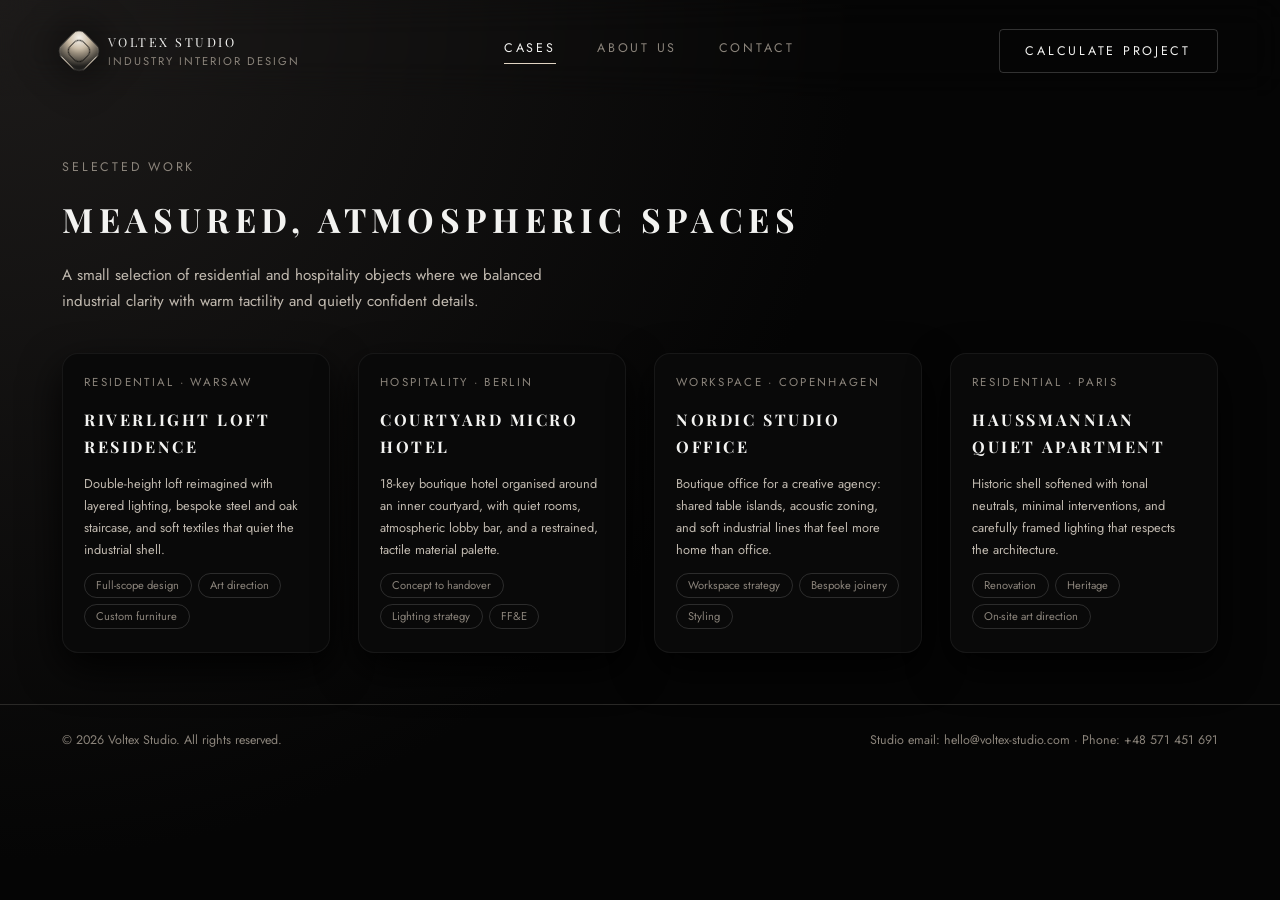
<file: cases.html>
<!DOCTYPE html>
<html lang="en">
  <head>
    <meta charset="UTF-8" />
    <title>Voltex Studio · Selected Cases</title>
    <meta name="viewport" content="width=device-width, initial-scale=1.0, viewport-fit=cover" />
    <link rel="stylesheet" href="styles.css" />
  </head>
  <body>
    <div class="shell" id="top">
      <a href="#main" class="visually-hidden">Skip to main content</a>

      <header class="site-header">
        <div class="page-width nav-inner">
          <a href="index.html#top" class="brand">
            <div class="brand-mark"></div>
            <div class="brand-text">
              <div class="brand-name">Voltex Studio</div>
              <div class="brand-tagline">Industry interior design</div>
            </div>
          </a>
          <nav class="nav-links" aria-label="Main navigation">
            <a href="cases.html" class="nav-link nav-link--active">Cases</a>
            <a href="studio.html" class="nav-link">About us</a>
            <a href="contact.html" class="nav-link">Contact</a>
          </nav>
          <div class="nav-right">
            <button
              type="button"
              class="nav-toggle"
              id="navToggle"
              aria-label="Toggle navigation"
              aria-expanded="false"
            >
              <span class="nav-toggle-bar"></span>
            </button>
            <button type="button" class="cta" id="calculateBtn">Calculate project</button>
          </div>
        </div>
      </header>

      <main id="main">
        <section class="section" id="cases">
          <div class="page-width">
            <header class="section-header reveal delay-1">
              <p class="section-kicker">Selected work</p>
              <h1 class="section-title">Measured, atmospheric spaces</h1>
              <p class="section-lead">
                A small selection of residential and hospitality objects where we balanced industrial clarity
                with warm tactility and quietly confident details.
              </p>
            </header>

            <div class="cases-grid reveal delay-2" data-cases-list></div>
          </div>
        </section>

        <section class="footer">
          <div class="page-width footer-inner">
            <span>© <span id="year"></span> Voltex Studio. All rights reserved.</span>
            <span>Studio email: hello@voltex-studio.com · Phone: +48 571 451 691</span>
          </div>
        </section>
      </main>
    </div>

    <script src="main.js"></script>
  </body>
</html>
</file>
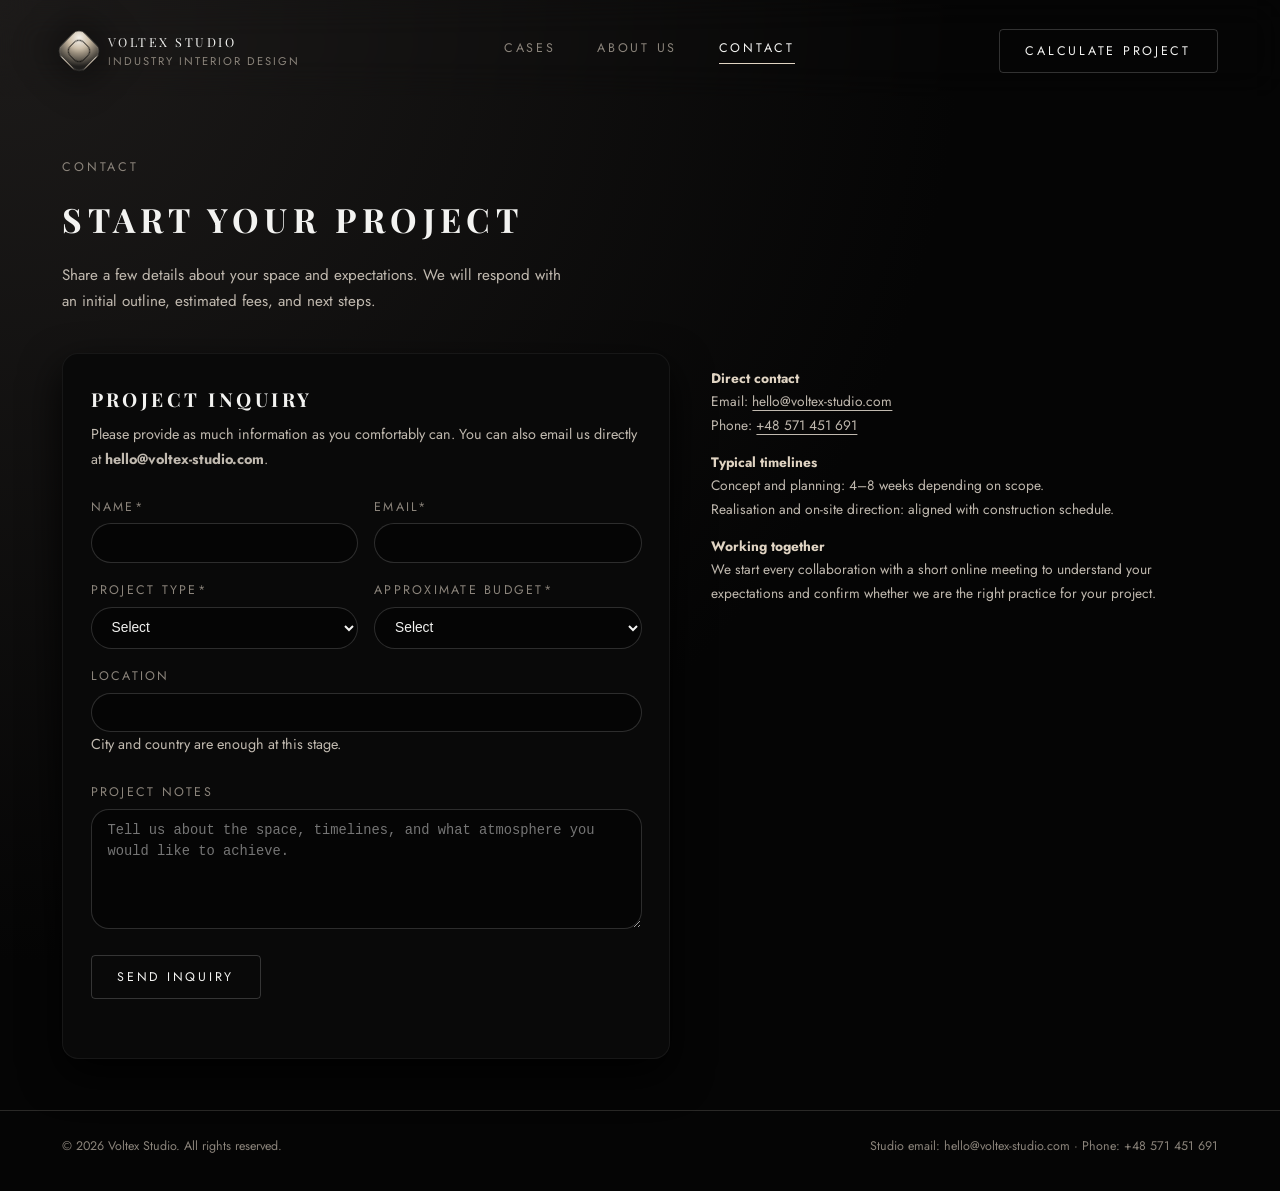
<file: contact.html>
<!DOCTYPE html>
<html lang="en">
  <head>
    <meta charset="UTF-8" />
    <title>Voltex Studio · Contact & Project Inquiry</title>
    <meta name="viewport" content="width=device-width, initial-scale=1.0, viewport-fit=cover" />
    <link rel="stylesheet" href="styles.css" />
  </head>
  <body>
    <div class="shell" id="top">
      <a href="#main" class="visually-hidden">Skip to main content</a>

      <header class="site-header">
        <div class="page-width nav-inner">
          <a href="index.html#top" class="brand">
            <div class="brand-mark"></div>
            <div class="brand-text">
              <div class="brand-name">Voltex Studio</div>
              <div class="brand-tagline">Industry interior design</div>
            </div>
          </a>
          <nav class="nav-links" aria-label="Main navigation">
            <a href="cases.html" class="nav-link">Cases</a>
            <a href="studio.html" class="nav-link">About us</a>
            <a href="contact.html" class="nav-link nav-link--active">Contact</a>
          </nav>
          <div class="nav-right">
            <button
              type="button"
              class="nav-toggle"
              id="navToggle"
              aria-label="Toggle navigation"
              aria-expanded="false"
            >
              <span class="nav-toggle-bar"></span>
            </button>
            <button type="button" class="cta" id="calculateBtn">Calculate project</button>
          </div>
        </div>
      </header>

      <main id="main">
        <section class="section" id="contact" data-contact-target>
          <div class="page-width">
            <header class="section-header reveal delay-1">
              <p class="section-kicker">Contact</p>
              <h1 class="section-title">Start your project</h1>
              <p class="section-lead">
                Share a few details about your space and expectations. We will respond with an initial
                outline, estimated fees, and next steps.
              </p>
            </header>

            <div class="contact-layout reveal delay-2">
              <form class="contact-panel" id="contactForm" autocomplete="on" novalidate>
                <h2>Project inquiry</h2>
                <p>
                  Please provide as much information as you comfortably can. You can also email us directly
                  at <strong>hello@voltex-studio.com</strong>.
                </p>

                <div class="contact-inline">
                  <div class="contact-field">
                    <label for="name" class="contact-label">Name*</label>
                    <input id="name" name="name" class="contact-input" type="text" autocomplete="name" />
                  </div>
                  <div class="contact-field">
                    <label for="email" class="contact-label">Email*</label>
                    <input id="email" name="email" class="contact-input" type="email" autocomplete="email" />
                  </div>
                </div>

                <div class="contact-inline">
                  <div class="contact-field">
                    <label for="project-type" class="contact-label">Project type*</label>
                    <select id="project-type" name="project-type" class="contact-select">
                      <option value="">Select</option>
                      <option value="residential">Residential</option>
                      <option value="hospitality">Hospitality</option>
                      <option value="workspace">Workspace</option>
                      <option value="other">Other / mixed</option>
                    </select>
                  </div>
                  <div class="contact-field">
                    <label for="budget" class="contact-label">Approximate budget*</label>
                    <select id="budget" name="budget" class="contact-select">
                      <option value="">Select</option>
                      <option value="80-150k">€80K – €150K</option>
                      <option value="150-300k">€150K – €300K</option>
                      <option value="300-500k">€300K – €500K</option>
                      <option value="500k-plus">€500K +</option>
                    </select>
                  </div>
                </div>

                <div class="contact-field">
                  <label for="location" class="contact-label">Location</label>
                  <input id="location" name="location" class="contact-input" type="text" />
                  <p class="contact-helper">City and country are enough at this stage.</p>
                </div>

                <div class="contact-field">
                  <label for="message" class="contact-label">Project notes</label>
                  <textarea
                    id="message"
                    name="message"
                    class="contact-textarea"
                    placeholder="Tell us about the space, timelines, and what atmosphere you would like to achieve."
                  ></textarea>
                </div>

                <button type="submit" class="cta">Send inquiry</button>
                <div class="contact-status" id="contactStatus" aria-live="polite"></div>
              </form>

              <div class="contact-meta">
                <p>
                  <strong>Direct contact</strong><br />
                  Email: <a href="mailto:hello@voltex-studio.com">hello@voltex-studio.com</a><br />
                  Phone: <a href="tel:+48571451691">+48 571 451 691</a>
                </p>
                <p>
                  <strong>Typical timelines</strong><br />
                  Concept and planning: 4–8 weeks depending on scope.<br />
                  Realisation and on‑site direction: aligned with construction schedule.
                </p>
                <p>
                  <strong>Working together</strong><br />
                  We start every collaboration with a short online meeting to understand your expectations
                  and confirm whether we are the right practice for your project.
                </p>
              </div>
            </div>
          </div>
        </section>

        <section class="footer">
          <div class="page-width footer-inner">
            <span>© <span id="year"></span> Voltex Studio. All rights reserved.</span>
            <span>Studio email: hello@voltex-studio.com · Phone: +48 571 451 691</span>
          </div>
        </section>
      </main>
    </div>

    <script src="main.js"></script>
  </body>
</html>
</file>
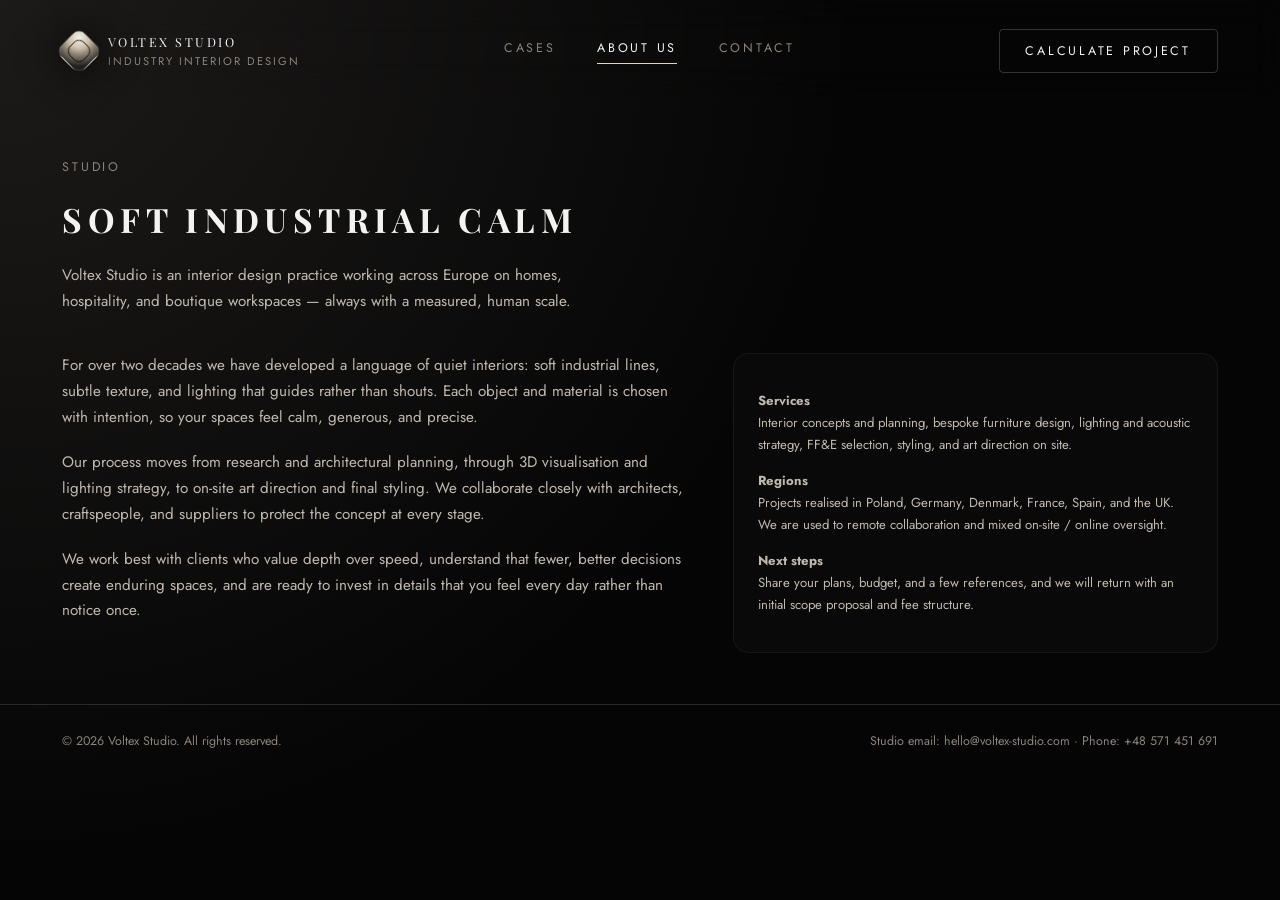
<file: studio.html>
<!DOCTYPE html>
<html lang="en">
  <head>
    <meta charset="UTF-8" />
    <title>Voltex Studio · About the Studio</title>
    <meta name="viewport" content="width=device-width, initial-scale=1.0, viewport-fit=cover" />
    <link rel="stylesheet" href="styles.css" />
  </head>
  <body>
    <div class="shell" id="top">
      <a href="#main" class="visually-hidden">Skip to main content</a>

      <header class="site-header">
        <div class="page-width nav-inner">
          <a href="index.html#top" class="brand">
            <div class="brand-mark"></div>
            <div class="brand-text">
              <div class="brand-name">Voltex Studio</div>
              <div class="brand-tagline">Industry interior design</div>
            </div>
          </a>
          <nav class="nav-links" aria-label="Main navigation">
            <a href="cases.html" class="nav-link">Cases</a>
            <a href="studio.html" class="nav-link nav-link--active">About us</a>
            <a href="contact.html" class="nav-link">Contact</a>
          </nav>
          <div class="nav-right">
            <button
              type="button"
              class="nav-toggle"
              id="navToggle"
              aria-label="Toggle navigation"
              aria-expanded="false"
            >
              <span class="nav-toggle-bar"></span>
            </button>
            <button type="button" class="cta" id="calculateBtn">Calculate project</button>
          </div>
        </div>
      </header>

      <main id="main">
        <section class="section" id="studio">
          <div class="page-width">
            <header class="section-header reveal delay-1">
              <p class="section-kicker">Studio</p>
              <h1 class="section-title">Soft industrial calm</h1>
              <p class="section-lead">
                Voltex Studio is an interior design practice working across Europe on homes, hospitality,
                and boutique workspaces — always with a measured, human scale.
              </p>
            </header>

            <div class="about-layout reveal delay-2">
              <div class="about-body">
                <p>
                  For over two decades we have developed a language of quiet interiors: soft industrial
                  lines, subtle texture, and lighting that guides rather than shouts. Each object and
                  material is chosen with intention, so your spaces feel calm, generous, and precise.
                </p>
                <p>
                  Our process moves from research and architectural planning, through 3D visualisation and
                  lighting strategy, to on‑site art direction and final styling. We collaborate closely
                  with architects, craftspeople, and suppliers to protect the concept at every stage.
                </p>
                <p>
                  We work best with clients who value depth over speed, understand that fewer, better
                  decisions create enduring spaces, and are ready to invest in details that you feel every
                  day rather than notice once.
                </p>
              </div>

              <aside class="about-aside">
                <p>
                  <strong>Services</strong><br />
                  Interior concepts and planning, bespoke furniture design, lighting and acoustic strategy,
                  FF&amp;E selection, styling, and art direction on site.
                </p>
                <p>
                  <strong>Regions</strong><br />
                  Projects realised in Poland, Germany, Denmark, France, Spain, and the UK. We are used to
                  remote collaboration and mixed on‑site / online oversight.
                </p>
                <p>
                  <strong>Next steps</strong><br />
                  Share your plans, budget, and a few references, and we will return with an initial scope
                  proposal and fee structure.
                </p>
              </aside>
            </div>
          </div>
        </section>

        <section class="footer">
          <div class="page-width footer-inner">
            <span>© <span id="year"></span> Voltex Studio. All rights reserved.</span>
            <span>Studio email: hello@voltex-studio.com · Phone: +48 571 451 691</span>
          </div>
        </section>
      </main>
    </div>

    <script src="main.js"></script>
  </body>
</html>
</file>
<file: styles.css>
@import url("https://fonts.googleapis.com/css2?family=Playfair+Display:wght@400;500&family=Jost:wght@300;400;500&display=swap");

:root {
  --bg-page: #050505;
  --bg-panel: rgba(16, 16, 16, 0.8);
  --bg-panel-strong: rgba(10, 10, 10, 0.96);
  --text-main: #f3f3f1;
  --text-soft: #c0b9af;
  --text-muted: #8b847b;
  --accent-warm: #e0d4c3;
  --accent-soft: #c7b8a2;
  --border-soft: rgba(255, 255, 255, 0.06);
  --line-subtle: #2a2927;
  --radius-lg: 24px;
  --radius-md: 16px;
  --shadow-main: 0 30px 90px rgba(0, 0, 0, 0.92);
  --transition-fast: 160ms ease-out;
  --transition-med: 260ms ease-out;
  --nav-height: 78px;
  --touch-min: 44px;
}

* {
  box-sizing: border-box;
}

html {
  scroll-behavior: smooth;
}

body {
  margin: 0;
  font-family: "Jost", system-ui, sans-serif;
  background:
    radial-gradient(circle at top left, #1d1b1a 0, #050505 55%),
    radial-gradient(circle at bottom right, #111111 0, #050505 45%);
  color: var(--text-main);
  -webkit-font-smoothing: antialiased;
  line-height: 1.7;
  overflow-x: hidden;
}

img {
  max-width: 100%;
  display: block;
}

a {
  color: inherit;
  text-decoration: none;
}

button {
  font-family: inherit;
}

.visually-hidden {
  position: absolute !important;
  width: 1px;
  height: 1px;
  padding: 0;
  margin: -1px;
  overflow: hidden;
  clip: rect(0, 0, 0, 0);
  white-space: nowrap;
  border: 0;
}

.shell {
  min-height: 100vh;
  display: flex;
  flex-direction: column;
  max-width: 560px;
  margin-inline: auto;
}

.page-width {
  width: 100%;
  max-width: 1200px;
  margin: 0 auto;
  padding: 0 1.4rem;
}

.site-header {
  position: sticky;
  top: 0;
  z-index: 30;
  backdrop-filter: blur(18px);
  -webkit-backdrop-filter: blur(18px);
  padding-top: max(env(safe-area-inset-top, 0px), 0.75rem);
  padding-bottom: 0.4rem;
}

.nav-inner {
  height: var(--nav-height);
  display: flex;
  align-items: center;
  justify-content: space-between;
  gap: 1.5rem;
}

.brand {
  display: inline-flex;
  align-items: center;
  gap: 0.7rem;
}

.brand-mark {
  width: 34px;
  height: 34px;
  border-radius: 10px;
  transform: rotate(45deg);
  background: radial-gradient(circle at 20% 20%, #f4f1eb 0, #cabba4 30%, #201f1d 80%);
  border: 1px solid rgba(255, 255, 255, 0.12);
  box-shadow: 0 0 40px rgba(0, 0, 0, 0.9);
  position: relative;
  overflow: hidden;
}

.brand-mark::after {
  content: "";
  position: absolute;
  inset: 18%;
  border-radius: 7px;
  border: 1px solid rgba(0, 0, 0, 0.7);
  background: radial-gradient(circle at 0 0, rgba(255, 255, 255, 0.22), transparent 60%);
}

.brand-name {
  font-family: "Playfair Display", serif;
  letter-spacing: 0.2em;
  font-size: 0.78rem;
  text-transform: uppercase;
}

.brand-tagline {
  font-size: 0.7rem;
  text-transform: uppercase;
  letter-spacing: 0.18em;
  color: var(--text-muted);
}

.nav-links {
  position: absolute;
  top: 100%;
  right: 1.4rem;
  left: 1.4rem;
  margin-top: 0.4rem;
  display: none;
  flex-direction: column;
  gap: 1rem;
  padding: 0.9rem 1.1rem;
  border-radius: var(--radius-md);
  background: var(--bg-panel-strong);
  border: 1px solid rgba(255, 255, 255, 0.08);
  box-shadow: 0 20px 60px rgba(0, 0, 0, 0.9);
  font-size: 0.78rem;
  text-transform: uppercase;
  letter-spacing: 0.22em;
  color: var(--text-muted);
}

.nav-link {
  position: relative;
  padding-bottom: 0.25rem;
}

.nav-link::after {
  content: "";
  position: absolute;
  left: 0;
  bottom: 0;
  width: 0;
  height: 1px;
  background: var(--accent-warm);
  transition: width 280ms ease;
}

.nav-link:hover {
  color: var(--text-main);
}

.nav-link:hover::after {
  width: 100%;
}

.nav-link--active {
  color: var(--text-main);
}

.nav-link--active::after {
  width: 100%;
}

.nav-toggle {
  display: inline-flex;
  align-items: center;
  justify-content: center;
  width: 40px;
  height: 40px;
  border-radius: 999px;
  border: 1px solid rgba(255, 255, 255, 0.18);
  background: rgba(5, 5, 5, 0.85);
  color: var(--text-main);
  cursor: pointer;
  padding: 0;
  min-height: var(--touch-min);
}

.nav-toggle-bar {
  width: 16px;
  height: 1px;
  border-radius: 999px;
  background: var(--text-main);
  position: relative;
}

.nav-toggle-bar::before,
.nav-toggle-bar::after {
  content: "";
  position: absolute;
  left: 0;
  width: 16px;
  height: 1px;
  border-radius: 999px;
  background: var(--text-main);
  transition: transform var(--transition-fast), opacity var(--transition-fast), top var(--transition-fast),
    bottom var(--transition-fast);
}

.nav-toggle-bar::before {
  top: -5px;
}

.nav-toggle-bar::after {
  bottom: -5px;
}

.nav-toggle[data-open="true"] .nav-toggle-bar {
  background: transparent;
}

.nav-toggle[data-open="true"] .nav-toggle-bar::before {
  top: 0;
  transform: rotate(45deg);
}

.nav-toggle[data-open="true"] .nav-toggle-bar::after {
  bottom: 0;
  transform: rotate(-45deg);
}

.nav-right {
  display: flex;
  align-items: center;
  gap: 0.9rem;
}

.cta {
  border-radius: 4px;
  border: 1px solid rgba(255, 255, 255, 0.18);
  background: transparent;
  color: var(--text-main);
  padding: 0.7rem 1.6rem;
  font-size: 0.78rem;
  text-transform: uppercase;
  letter-spacing: 0.22em;
  cursor: pointer;
  min-height: var(--touch-min);
  display: inline-flex;
  align-items: center;
  justify-content: center;
  transition:
    background var(--transition-med),
    color var(--transition-med),
    transform var(--transition-fast),
    box-shadow var(--transition-fast);
}

@media (max-width: 779px) {
  .nav-right .cta {
    display: none;
  }
}

.cta:hover {
  background: #f5f3ef;
  color: #101010;
  transform: translateY(-1px);
  box-shadow: 0 16px 40px rgba(0, 0, 0, 0.9);
}

.hero-shell {
  padding-top: 2.8rem;
  padding-bottom: 2.8rem;
}

.hero-layout {
  position: relative;
  display: grid;
  grid-template-columns: minmax(0, 1fr);
  align-items: stretch;
  row-gap: 1.8rem;
}

.hero-image-wrap {
  order: 2;
}

.hero-panel {
  order: 1;
}

.hero-image-wrap {
  position: relative;
  border-radius: var(--radius-lg) 0 0 var(--radius-lg);
  overflow: hidden;
  box-shadow: var(--shadow-main);
  isolation: isolate;
}

.hero-image {
  width: 100%;
  height: 100%;
  min-height: 420px;
  object-fit: cover;
  transform: scale(1.04);
  transition: transform 600ms ease-out;
  will-change: transform;
}

.hero-image-wrap::after {
  content: "";
  position: absolute;
  inset: 0;
  background: linear-gradient(to bottom, rgba(0, 0, 0, 0.45), transparent 40%, rgba(0, 0, 0, 0.65));
  mix-blend-mode: soft-light;
  pointer-events: none;
}

.hero-glow {
  position: absolute;
  inset: -20%;
  right: -40%;
  background:
    radial-gradient(circle at 20% 0, rgba(244, 240, 232, 0.2), transparent 55%),
    radial-gradient(circle at 80% 50%, rgba(185, 171, 152, 0.25), transparent 60%);
  filter: blur(14px);
  opacity: 0.9;
  mix-blend-mode: screen;
  pointer-events: none;
}

.hero-panel {
  position: relative;
  display: flex;
  align-items: stretch;
  justify-content: center;
  padding-left: 3rem;
}

.hero-panel-inner {
  margin: auto 0;
  border-radius: 0 var(--radius-lg) var(--radius-lg) 0;
  padding: 2.6rem 2.4rem;
  max-width: 520px;
  background: radial-gradient(circle at top left, rgba(255, 255, 255, 0.16), rgba(10, 10, 10, 0.96));
  border: 1px solid rgba(255, 255, 255, 0.08);
  backdrop-filter: blur(26px);
  -webkit-backdrop-filter: blur(26px);
  box-shadow: var(--shadow-main);
}

.hero-kicker {
  font-size: 0.78rem;
  letter-spacing: 0.22em;
  text-transform: uppercase;
  color: var(--text-muted);
  margin-bottom: 1.1rem;
}

.hero-title {
  font-family: "Playfair Display", serif;
  font-weight: 400;
  font-size: clamp(3rem, 5.4vw, 5.2rem);
  letter-spacing: 0.12em;
  text-transform: uppercase;
  line-height: 1.05;
  margin: 0 0 1.4rem;
}

.hero-sub {
  font-size: 0.96rem;
  color: var(--text-soft);
  max-width: 26rem;
  margin-bottom: 2.1rem;
}

.hero-sub strong {
  color: var(--accent-warm);
  font-weight: 500;
}

.hero-line {
  width: 1px;
  height: 46px;
  background: var(--line-subtle);
  margin-bottom: 1.6rem;
}

.hero-metadata {
  display: grid;
  grid-template-columns: minmax(0, 1fr);
  gap: 1.2rem;
  font-size: 0.8rem;
  color: var(--text-muted);
}

.stat-label {
  text-transform: uppercase;
  letter-spacing: 0.18em;
  font-size: 0.72rem;
  color: var(--text-muted);
  display: block;
  margin-bottom: 0.4rem;
}

.stat-value {
  font-family: "Playfair Display", serif;
  letter-spacing: 0.14em;
  text-transform: uppercase;
  font-size: 0.96rem;
  display: block;
  margin-bottom: 0.25rem;
}

.hero-lower {
  margin-top: 2.2rem;
  display: grid;
  grid-template-columns: minmax(0, 1fr);
  gap: 2rem;
  align-items: flex-start;
}

.hero-note {
  font-size: 0.78rem;
  color: var(--text-muted);
  max-width: 30rem;
}

.hero-lockup {
  justify-self: end;
  font-size: 0.76rem;
  text-transform: uppercase;
  letter-spacing: 0.18em;
  color: var(--text-muted);
}

.hero-lockup-card {
  border-radius: 10px;
  border: 1px solid var(--border-soft);
  padding: 0.9rem 1rem;
  background: var(--bg-panel-strong);
  display: inline-flex;
  flex-direction: column;
  gap: 0.45rem;
}

.hero-lockup-main {
  font-family: "Playfair Display", serif;
  letter-spacing: 0.22em;
  font-size: 0.8rem;
}

.hero-lockup-badge {
  display: inline-flex;
  align-items: center;
  gap: 0.4rem;
  padding: 0.2rem 0.6rem;
  border-radius: 999px;
  border: 1px solid rgba(255, 255, 255, 0.14);
  background: rgba(0, 0, 0, 0.6);
  font-size: 0.7rem;
}

.hero-lockup-dot {
  width: 7px;
  height: 7px;
  border-radius: 999px;
  background: radial-gradient(circle at center, var(--accent-warm), #917c64);
  display: inline-block;
}

.stats-strip {
  border-top: 1px solid var(--line-subtle);
  padding: 1.8rem 0 2.4rem;
}

.stats-grid {
  display: grid;
  grid-template-columns: minmax(0, 1fr);
  gap: 2.3rem;
  font-size: 0.82rem;
  color: var(--text-soft);
}

.section {
  padding: 3rem 0 3.2rem;
}

.section-header {
  margin-bottom: 2.4rem;
}

.section-kicker {
  font-size: 0.78rem;
  letter-spacing: 0.22em;
  text-transform: uppercase;
  color: var(--text-muted);
  margin-bottom: 0.8rem;
}

.section-title {
  font-family: "Playfair Display", serif;
  font-size: 2.1rem;
  letter-spacing: 0.16em;
  text-transform: uppercase;
  margin: 0 0 0.6rem;
}

.section-lead {
  max-width: 32rem;
  color: var(--text-soft);
  font-size: 0.95rem;
}

.cases-grid {
  display: grid;
  grid-template-columns: minmax(0, 1fr);
  gap: 1.8rem;
}

.case-card {
  border-radius: var(--radius-md);
  padding: 1.2rem 1.3rem 1.4rem;
  background: var(--bg-panel-strong);
  border: 1px solid rgba(255, 255, 255, 0.06);
  box-shadow: 0 16px 40px rgba(0, 0, 0, 0.9);
}

.case-label {
  font-size: 0.72rem;
  text-transform: uppercase;
  letter-spacing: 0.2em;
  color: var(--text-muted);
  margin-bottom: 0.4rem;
}

.case-title {
  font-family: "Playfair Display", serif;
  font-size: 1rem;
  letter-spacing: 0.16em;
  text-transform: uppercase;
  margin-bottom: 0.6rem;
}

.case-meta {
  font-size: 0.8rem;
  color: var(--text-soft);
}

.pill-row {
  margin-top: 0.8rem;
  display: flex;
  flex-wrap: wrap;
  gap: 0.4rem;
}

.pill {
  border-radius: 999px;
  padding: 0.12rem 0.7rem;
  border: 1px solid rgba(255, 255, 255, 0.14);
  font-size: 0.7rem;
  color: var(--text-muted);
}

.about-layout {
  display: grid;
  grid-template-columns: minmax(0, 1fr);
  gap: 2.2rem;
}

.about-body {
  color: var(--text-soft);
  font-size: 0.95rem;
}

.about-body p {
  margin-top: 0;
  margin-bottom: 1.2rem;
}

.about-aside {
  border-radius: var(--radius-md);
  padding: 1.4rem 1.5rem;
  background: var(--bg-panel-strong);
  border: 1px solid rgba(255, 255, 255, 0.06);
  font-size: 0.82rem;
  color: var(--text-soft);
}

.contact-layout {
  display: grid;
  grid-template-columns: minmax(0, 1fr);
  gap: 2.2rem;
}

.contact-panel {
  border-radius: var(--radius-md);
  padding: 1.8rem 1.7rem;
  background: var(--bg-panel-strong);
  border: 1px solid rgba(255, 255, 255, 0.06);
  box-shadow: 0 16px 40px rgba(0, 0, 0, 0.9);
}

.contact-panel h2 {
  font-family: "Playfair Display", serif;
  letter-spacing: 0.18em;
  text-transform: uppercase;
  font-size: 1.2rem;
  margin: 0 0 0.4rem;
}

.contact-panel p {
  font-size: 0.9rem;
  color: var(--text-soft);
  margin-top: 0;
  margin-bottom: 1.6rem;
}

.contact-field {
  margin-bottom: 1.1rem;
}

.contact-label {
  display: block;
  font-size: 0.78rem;
  text-transform: uppercase;
  letter-spacing: 0.18em;
  color: var(--text-muted);
  margin-bottom: 0.35rem;
}

.contact-input,
.contact-textarea,
.contact-select {
  width: 100%;
  border-radius: 999px;
  border: 1px solid rgba(255, 255, 255, 0.16);
  background: rgba(5, 5, 5, 0.8);
  color: var(--text-main);
  padding: 0.7rem 1rem;
  font-size: 0.86rem;
  outline: none;
  transition: border-color var(--transition-fast), background var(--transition-fast), box-shadow var(--transition-fast);
}

.contact-textarea {
  border-radius: 18px;
  min-height: 120px;
  resize: vertical;
  line-height: 1.5;
}

.contact-input:focus,
.contact-textarea:focus,
.contact-select:focus {
  border-color: var(--accent-soft);
  background: rgba(10, 10, 10, 0.96);
  box-shadow: 0 0 0 1px rgba(224, 212, 195, 0.3);
}

.contact-inline {
  display: grid;
  grid-template-columns: repeat(2, minmax(0, 1fr));
  gap: 1rem;
}

.contact-helper {
  font-size: 0.78rem;
  color: var(--text-muted);
  margin-top: 0.4rem;
}

.contact-meta {
  font-size: 0.86rem;
  color: var(--text-soft);
}

.contact-meta strong {
  color: var(--accent-warm);
}

.contact-meta a {
  text-decoration: underline;
  text-decoration-thickness: 1px;
  text-underline-offset: 4px;
}

.contact-status {
  margin-top: 0.9rem;
  font-size: 0.8rem;
  color: var(--accent-warm);
  min-height: 1.2em;
}

.footer {
  border-top: 1px solid var(--line-subtle);
  padding: 1.6rem 0 2.1rem;
  font-size: 0.78rem;
  color: var(--text-muted);
}

.footer-inner {
  display: flex;
  justify-content: space-between;
  gap: 0.9rem;
  flex-wrap: wrap;
}

@keyframes fadeUp {
  from {
    opacity: 0;
    transform: translateY(18px);
  }
  to {
    opacity: 1;
    transform: translateY(0);
  }
}

.reveal {
  opacity: 0;
  transform: translateY(18px);
  animation: fadeUp 700ms ease-out forwards;
}

.delay-1 {
  animation-delay: 0.08s;
}

.delay-2 {
  animation-delay: 0.2s;
}

.delay-3 {
  animation-delay: 0.35s;
}

@media (min-width: 520px) {
  .hero-panel-inner {
    padding: 2.4rem 2.1rem;
  }
}

@media (min-width: 780px) {
  .nav-right {
    gap: 1.2rem;
  }

  .shell {
    max-width: none;
  }

  .nav-inner {
    position: relative;
  }

  .nav-links {
    position: static;
    margin-top: 0;
    padding: 0;
    border-radius: 0;
    background: transparent;
    border: 0;
    box-shadow: none;
    display: flex;
    flex-direction: row;
    align-items: center;
    gap: 2.6rem;
  }

  .nav-toggle {
    display: none;
  }

  .hero-layout {
    grid-template-columns: minmax(0, 1.05fr) minmax(0, 1.1fr);
    min-height: 70vh;
  }

  .hero-image-wrap {
    order: 1;
  }

  .hero-panel {
    order: 2;
  }

  .hero-image-wrap {
    border-radius: var(--radius-lg) 0 0 var(--radius-lg);
  }

  .hero-panel {
    padding-left: 3rem;
    margin-top: 0;
  }

  .hero-panel-inner {
    border-radius: 0 var(--radius-lg) var(--radius-lg) 0;
  }

  .hero-lower {
    grid-template-columns: minmax(0, 1.4fr) minmax(0, 1fr);
    gap: 3.2rem;
    margin-top: 3rem;
  }

  .hero-lockup {
    justify-self: end;
  }

  .stats-grid {
    grid-template-columns: repeat(3, minmax(0, 1fr));
    gap: 2.3rem;
  }

  .cases-grid {
    grid-template-columns: repeat(auto-fit, minmax(260px, 1fr));
  }

  .about-layout {
    grid-template-columns: minmax(0, 1.3fr) minmax(0, 1fr);
    gap: 2.6rem;
  }

  .contact-layout {
    grid-template-columns: minmax(0, 1.2fr) minmax(0, 1fr);
    gap: 2.6rem;
  }

  .hero-metadata {
    grid-template-columns: repeat(3, minmax(0, 1fr));
  }
}
</file>
